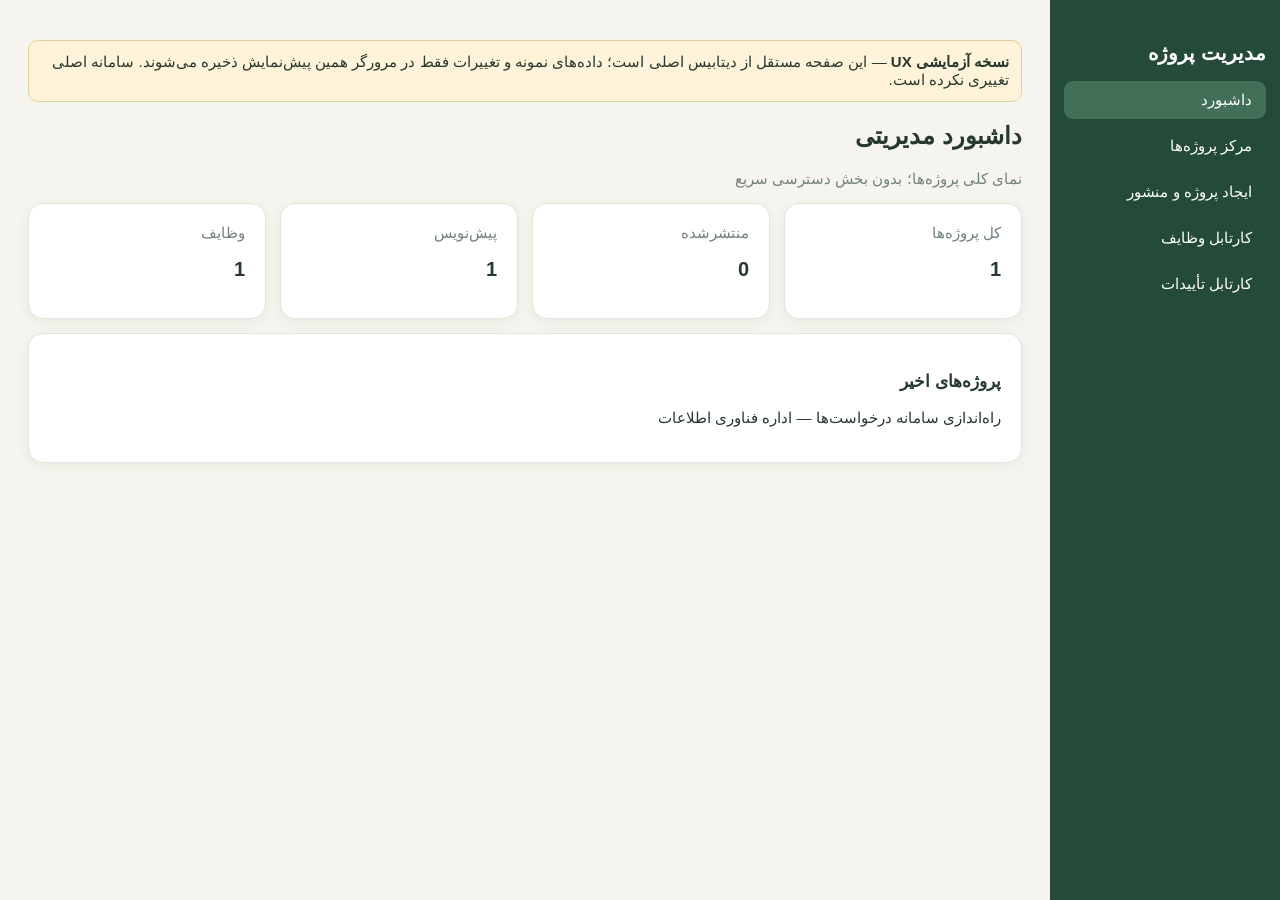
<file: preview/index.html>
<!doctype html><html lang="fa" dir="rtl"><head><meta charset="utf-8"><meta name="viewport" content="width=device-width,initial-scale=1"><title>پیش‌نمایش آزمایشی مدیریت پروژه</title><style>
*{box-sizing:border-box}body{margin:0;background:#f6f4ee;color:#25392f;font:15px Tahoma,Arial}button,input,select,textarea{font:inherit}button{cursor:pointer;border:1px solid #cbd8ce;border-radius:9px;padding:10px 14px;background:white;color:#234635}button.primary{background:#275c45;color:white;border-color:#275c45}button:hover{filter:brightness(.96)}.shell{display:flex;min-height:100vh}aside{width:230px;background:#244b39;color:white;padding:24px 14px;flex-shrink:0}aside button{display:block;width:100%;margin:8px 0;text-align:right;color:white;background:transparent;border:0}aside button.active{background:#426f57}main{flex:1;padding:28px;min-width:0}.card{background:white;border:1px solid #e0e6dc;border-radius:15px;padding:20px;margin:14px 0;box-shadow:0 3px 12px #223b2510}.grid{display:grid;grid-template-columns:repeat(auto-fit,minmax(210px,1fr));gap:14px}.grid .card{margin:0}label{display:block;margin:9px 0;color:#4b5b51}input,textarea,select{width:100%;padding:11px;border:1px solid #cad7cc;border-radius:8px;margin-top:6px;background:white}textarea{min-height:75px}.page{display:none}.page.active{display:block}.row{display:flex;align-items:center;justify-content:space-between;gap:10px;flex-wrap:wrap}.muted{color:#728277}table{width:100%;border-collapse:collapse;min-width:850px}th,td{border-bottom:1px solid #e3e8e0;padding:12px;text-align:right}th{background:#edf3ec}.scroll{overflow:auto}.tag{display:inline-block;background:#e5eee3;padding:5px 10px;border-radius:20px}.actions{display:flex;gap:8px;flex-wrap:wrap;margin-top:15px}.notice{background:#fff3d9;border:1px solid #e7cf91;border-radius:10px;padding:12px;margin:12px 0}.bar{height:11px;background:#e1e9e1;border-radius:20px;overflow:hidden;min-width:85px}.bar i{display:block;height:100%;background:#498e69}h1{font-size:24px}h2{font-size:20px}h3{font-size:17px}@media(max-width:760px){.shell{display:block}aside{width:100%;padding:12px;display:flex;gap:4px;overflow:auto}aside h2{display:none}aside button{white-space:nowrap;width:auto}main{padding:14px}}</style></head><body><div class="shell"><aside><h2>مدیریت پروژه</h2><button data-page="home" class="active">داشبورد</button><button data-page="center">مرکز پروژه‌ها</button><button data-page="create">ایجاد پروژه و منشور</button><button data-page="tasks">کارتابل وظایف</button><button data-page="approvals">کارتابل تأییدات</button></aside><main><div class="notice"><b>نسخه آزمایشی UX</b> — این صفحه مستقل از دیتابیس اصلی است؛ داده‌های نمونه و تغییرات فقط در مرورگر همین پیش‌نمایش ذخیره می‌شوند. سامانه اصلی تغییری نکرده است.</div>
<section class="page active" id="home"><h1>داشبورد مدیریتی</h1><p class="muted">نمای کلی پروژه‌ها؛ بدون بخش دسترسی سریع</p><div class="grid" id="metrics"></div><div class="card"><h3>پروژه‌های اخیر</h3><div id="recent"></div></div></section>
<section class="page" id="center"><div class="row"><h1>مرکز پروژه‌ها</h1><button class="primary" data-page="create">＋ پروژه جدید</button></div><div class="card"><div class="grid"><label>جست‌وجو بر اساس متولی<input id="ownerSearch" placeholder="نام متولی را وارد کنید"></label><label>جست‌وجو بر اساس عنوان<input id="nameSearch" placeholder="نام پروژه"></label></div><div class="scroll"><table><thead><tr><th>نام پروژه</th><th>متولی</th><th>مدیر</th><th>تأییدکننده</th><th>وضعیت</th><th>مشاهده</th></tr></thead><tbody id="projectRows"></tbody></table></div></div><div class="card" id="selectedCard" hidden><div class="row"><h2 id="selectedTitle"></h2><span id="selectedStatus" class="tag"></span></div><div class="actions"><button id="openCharter">منشور پروژه</button><button id="openSchedule">زمان‌بندی پروژه</button></div><div id="selectedContent"></div></div></section>
<section class="page" id="create"><h1>ایجاد پروژه و منشور</h1><p class="muted">تمام اطلاعات اولیه پروژه و منشور در یک فرم</p><form class="card" id="newProject"><div class="grid"><label>عنوان پروژه<input name="name" required></label><label>نوع پروژه<select name="type"><option>فناوری اطلاعات</option><option>عمرانی</option><option>سازمانی</option><option>سایر</option></select></label><label>مدیر پروژه<input name="manager" required></label><label>متولی پروژه<input name="owner" required></label><label>تأییدکننده<input name="approver" required></label><label>تاریخ شروع<input name="start" type="date" required></label><label>تاریخ پایان<input name="end" type="date" required></label></div><h3>منشور پروژه</h3><label>شرح / خلاصه منشور<textarea name="charter" placeholder="شرح مختصر و اطلاعات منشور پروژه"></textarea></label><div class="actions"><button class="primary" type="submit">ثبت پروژه و منشور</button></div></form></section>
<section class="page" id="tasks"><div class="row"><h1>کارتابل وظایف و پیشرفت واقعی</h1><button class="primary" id="publishTasks">انتشار کارتابل وظایف</button></div><div class="card"><form id="newTask" class="grid"><label>پروژه<select name="project" id="taskProject"></select></label><label>عنوان وظیفه<input name="title" required></label><label>مسئول<input name="assignee" required></label><label>پیشرفت برنامه‌ای (%)<input name="planned" type="number" min="0" max="100" value="50" required></label><label>پیشرفت واقعی (%)<input name="actual" type="number" min="0" max="100" value="0" required></label><div style="align-self:end"><button class="primary">ثبت وظیفه</button></div></form></div><div class="card scroll"><table><thead><tr><th>پروژه</th><th>وظیفه</th><th>مسئول</th><th>برنامه (%)</th><th>واقعی (%)</th><th>انحراف (%)</th><th>ثبت پیشرفت واقعی</th></tr></thead><tbody id="taskRows"></tbody></table></div></section>
<section class="page" id="approvals"><div class="row"><h1>کارتابل تأییدات</h1><button class="primary" id="publishApprovals">انتشار کارتابل تأییدات</button></div><div class="card" id="approvalRows"></div></section>
</main></div><script>
const key='pm-ux-prototype-v1';const demo={projects:[{id:1,name:'راه‌اندازی سامانه درخواست‌ها',type:'فناوری اطلاعات',manager:'مدیر فناوری',owner:'اداره فناوری اطلاعات',approver:'معاون فناوری',start:'2026-11-01',end:'2027-02-01',charter:'بهبود فرایند ثبت و پیگیری درخواست‌ها',status:'پیش‌نویس',published:false}],tasks:[{id:1,project:1,title:'تحلیل نیازمندی‌ها',assignee:'کارشناس تحلیل',planned:80,actual:55}],published:{tasks:false,approvals:false,schedule:{}}};let state;try{state=JSON.parse(localStorage.getItem(key))||demo}catch{state=demo}let selected=null;const $=s=>document.querySelector(s),safe=s=>String(s??'').replace(/[&<>"']/g,c=>({'&':'&amp;','<':'&lt;','>':'&gt;','"':'&quot;',"'":'&#39;'}[c])),save=()=>localStorage.setItem(key,JSON.stringify(state));function show(id){document.querySelectorAll('.page').forEach(x=>x.classList.toggle('active',x.id===id));document.querySelectorAll('aside button').forEach(x=>x.classList.toggle('active',x.dataset.page===id));render();window.scrollTo(0,0)}document.addEventListener('click',e=>{let b=e.target.closest('[data-page]');if(b)show(b.dataset.page)});function project(id){return state.projects.find(p=>p.id===Number(id))}function render(){let ps=state.projects;$('#metrics').innerHTML=[['کل پروژه‌ها',ps.length],['منتشرشده',ps.filter(x=>x.published).length],['پیش‌نویس',ps.filter(x=>!x.published).length],['وظایف',state.tasks.length]].map(x=>'<div class="card"><div class="muted">'+x[0]+'</div><h2>'+x[1]+'</h2></div>').join('');$('#recent').innerHTML=ps.slice(-5).reverse().map(p=>'<p>'+safe(p.name)+' — '+safe(p.owner)+'</p>').join('');let o=$('#ownerSearch').value.toLowerCase(),n=$('#nameSearch').value.toLowerCase();$('#projectRows').innerHTML=ps.filter(p=>p.owner.toLowerCase().includes(o)&&p.name.toLowerCase().includes(n)).map(p=>'<tr><td>'+safe(p.name)+'</td><td>'+safe(p.owner)+'</td><td>'+safe(p.manager)+'</td><td>'+safe(p.approver)+'</td><td>'+safe(p.status)+'</td><td><button data-select="'+p.id+'">باز کردن</button></td></tr>').join('');$('#taskProject').innerHTML=ps.map(p=>'<option value="'+p.id+'">'+safe(p.name)+'</option>').join('');$('#taskRows').innerHTML=state.tasks.map(t=>'<tr><td>'+safe(project(t.project)?.name)+'</td><td>'+safe(t.title)+'</td><td>'+safe(t.assignee)+'</td><td>'+t.planned+'</td><td>'+t.actual+'</td><td>'+(t.actual-t.planned)+'</td><td><input aria-label="پیشرفت واقعی" type="number" min="0" max="100" value="'+t.actual+'" data-actual="'+t.id+'" style="width:100px"></td></tr>').join('');$('#approvalRows').innerHTML=ps.map(p=>'<div class="row"><span>'+safe(p.name)+' — '+safe(p.approver)+' — '+safe(p.status)+'</span><button data-approve="'+p.id+'">تأیید</button></div>').join('');if(selected)openSelected(false)}$('#ownerSearch').oninput=render;$('#nameSearch').oninput=render;$('#newProject').onsubmit=e=>{e.preventDefault();let v=Object.fromEntries(new FormData(e.target));if(v.end<v.start)return alert('پایان قبل از شروع است');state.projects.push({...v,id:Date.now(),status:'پیش‌نویس',published:false});save();e.target.reset();show('center')};$('#newTask').onsubmit=e=>{e.preventDefault();let v=Object.fromEntries(new FormData(e.target));state.tasks.push({...v,id:Date.now(),project:Number(v.project),planned:Number(v.planned),actual:Number(v.actual)});save();e.target.reset();render()};document.addEventListener('change',e=>{let id=e.target.dataset.actual;if(id){let t=state.tasks.find(t=>t.id===Number(id));if(t){t.actual=Math.max(0,Math.min(100,Number(e.target.value)));save();render()}}});document.addEventListener('click',e=>{let id=e.target.closest('[data-select]')?.dataset.select;if(id){selected=Number(id);openSelected(true)}let aid=e.target.closest('[data-approve]')?.dataset.approve;if(aid){project(aid).status='تأییدشده';save();render()}});function openSelected(scroll){let p=project(selected);if(!p)return;$('#selectedCard').hidden=false;$('#selectedTitle').textContent=p.name;$('#selectedStatus').textContent=p.status;$('#selectedContent').innerHTML='<p>متولی: '+safe(p.owner)+' | مدیر: '+safe(p.manager)+' | تأییدکننده: '+safe(p.approver)+'</p>';if(scroll)$('#selectedCard').scrollIntoView({behavior:'smooth'})}$('#openCharter').onclick=()=>{let p=project(selected);$('#selectedContent').innerHTML='<h3>منشور پروژه</h3><p>'+safe(p.charter||'ثبت نشده')+'</p>'};$('#openSchedule').onclick=()=>{let p=project(selected),ts=state.tasks.filter(t=>t.project===p.id),days=Math.max(1,Math.round((new Date(p.end)-new Date(p.start))/86400000)+1),avg=a=>ts.length?Math.round(ts.reduce((s,t)=>s+t[a],0)/ts.length):0;$('#selectedContent').innerHTML='<div class="row"><h3>زمان‌بندی پروژه</h3><button class="primary" id="publishSchedule">انتشار زمان‌بندی</button></div><div class="scroll"><table><thead><tr><th>شروع</th><th>پایان</th><th>مدت</th><th>انحراف</th><th>تحقق</th><th>برنامه</th><th>واقعی</th><th>نوع پروژه</th><th>نام مدیر پروژه</th></tr></thead><tbody><tr><td>'+safe(p.start)+'</td><td>'+safe(p.end)+'</td><td>'+days+' روز</td><td>'+(avg('actual')-avg('planned'))+'٪</td><td>'+avg('actual')+'٪</td><td>'+avg('planned')+'٪</td><td>'+avg('actual')+'٪</td><td>'+safe(p.type)+'</td><td>'+safe(p.manager)+'</td></tr></tbody></table></div><p class="muted">این محاسبات نمایشی هستند؛ برنامه و واقعی از وظایف نمونه میانگین‌گیری شده‌اند.</p>';$('#publishSchedule').onclick=()=>{state.published.schedule[p.id]=true;save();alert('انتشار آزمایشی زمان‌بندی ثبت شد')}};$('#publishTasks').onclick=()=>{state.published.tasks=true;save();alert('انتشار آزمایشی کارتابل وظایف ثبت شد')};$('#publishApprovals').onclick=()=>{state.published.approvals=true;save();alert('انتشار آزمایشی کارتابل تأییدات ثبت شد')};render();
</script></body></html>
</file>
